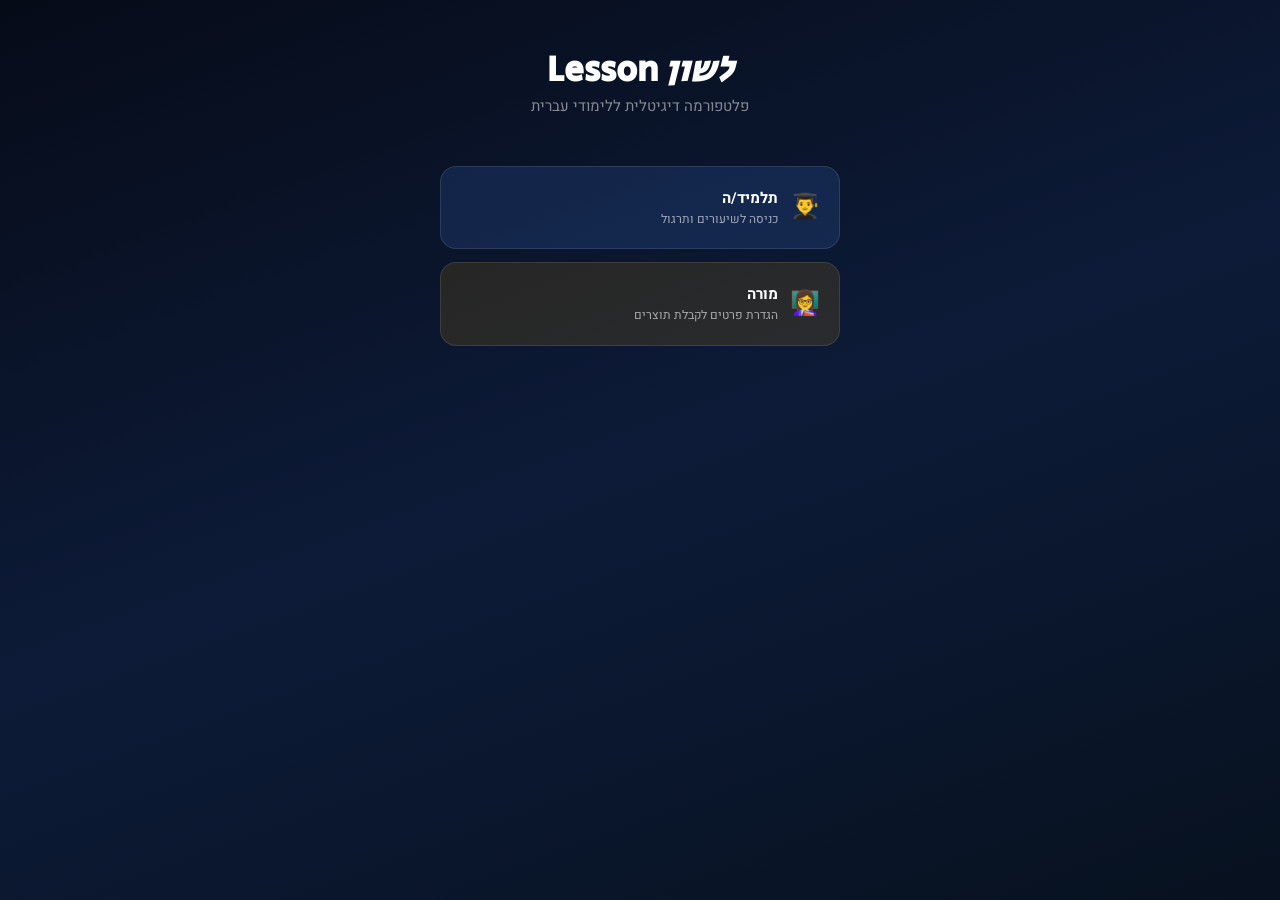
<file: index.html>
<!DOCTYPE html>
<html lang="he" dir="rtl">
<head>
  <meta charset="UTF-8">
  <meta name="viewport" content="width=device-width, initial-scale=1.0, maximum-scale=1.0, user-scalable=no">
  <title>לשון Lesson — פלטפורמה דיגיטלית ללימודי עברית</title>
  <link href="https://fonts.googleapis.com/css2?family=Secular+One&family=Heebo:wght@300;400;500;600;700;800;900&display=swap" rel="stylesheet">
  <link rel="stylesheet" href="style.css">
  <style>
    /* תיקון למסך הלוגין - מאפשר גלילה בטלפונים */
    #login-screen {
      position: relative; 
      min-height: 100vh;
      display: flex; 
      flex-direction: column; 
      align-items: center; 
      justify-content: flex-start; /* מתחיל מלמעלה כדי שיהיה מקום לגלול */
      padding: 2rem 1rem; 
      background: linear-gradient(160deg, #060b18 0%, #0d1b38 50%, #07111f 100%);
      overflow-y: auto; /* מאפשר גלילה אנכית */
    }

    .ls-header { margin-bottom: 2rem; margin-top: 1rem; text-align: center; }
    
    .ls-cards { width: 100%; max-width: 400px; display: flex; flex-direction: column; gap: 0.8rem; }

    /* עיצוב כפתורי הבחירה */
    .lc { 
      border-radius: 16px; 
      padding: 1.2rem; 
      cursor: pointer; 
      border: 1px solid rgba(255,255,255,0.1); 
      background: rgba(255,255,255,0.05);
      display: flex; 
      align-items: center; 
      gap: 12px; 
      color: white;
      width: 100%;
    }

    /* תיקון פאנל המורה - שיהיה קומפקטי יותר */
    .teacher-settings { 
      width: 100%; 
      background: rgba(255, 255, 255, 0.08); 
      border: 1px solid rgba(255, 255, 255, 0.15); 
      border-radius: 20px; 
      padding: 1.5rem; 
      display: none; 
      margin-top: 0.5rem;
      box-shadow: 0 10px 30px rgba(0,0,0,0.3);
    }
    .teacher-settings.open { display: block; }

    .settings-input { 
      width: 100%; 
      padding: 0.7rem; 
      margin-top: 0.3rem;
      border-radius: 10px; 
      background: white; 
      border: none; 
      color: #333; 
      font-size: 1rem; 
    }

    .settings-label { font-size: 0.8rem; color: #aaa; font-weight: bold; display: block; margin-top: 0.8rem; }

    .settings-row { display: flex; gap: 10px; margin-top: 1.5rem; }
    
    .settings-btn { 
      flex: 1; 
      padding: 0.8rem; 
      border: none; 
      border-radius: 12px; 
      font-weight: bold; 
      cursor: pointer; 
      font-size: 1rem;
    }
    .settings-btn-save { background: #2ecc71; color: white; }
    .settings-btn-cancel { background: rgba(255,255,255,0.1); color: white; }

    /* רשת השיעורים */
    .lessons-grid { 
      display: grid; 
      grid-template-columns: repeat(auto-fit, minmax(140px, 1fr)); 
      gap: 12px; 
      margin-top: 1.5rem; 
    }
    .lesson-card { 
      background: white; 
      padding: 1.2rem; 
      border-radius: 15px; 
      text-align: center; 
      box-shadow: 0 4px 10px rgba(0,0,0,0.1);
      cursor: pointer;
    }
  </style>
</head>
<body>

<section id="login-screen">
  <div class="ls-header">
    <h1 style="font-family:'Secular One'; color:white; font-size:2.2rem; margin:0;"><em>לשון</em> Lesson</h1>
    <p style="color:rgba(255,255,255,0.5);">פלטפורמה דיגיטלית ללימודי עברית</p>
  </div>
  
  <div class="ls-cards">
    <div class="lc" onclick="goToLessons()" style="background: rgba(77, 138, 255, 0.15);">
      <span style="font-size:1.5rem;">👨‍🎓</span>
      <div style="text-align:right;">
        <div style="font-weight:bold;">תלמיד/ה</div>
        <div style="font-size:0.75rem; opacity:0.6;">כניסה לשיעורים ותרגול</div>
      </div>
    </div>
    
    <div class="lc" onclick="toggleTeacherSettings()" style="background: rgba(202, 138, 4, 0.15);">
      <span style="font-size:1.5rem;">👩‍🏫</span>
      <div style="text-align:right;">
        <div style="font-weight:bold;">מורה</div>
        <div style="font-size:0.75rem; opacity:0.6;">הגדרת פרטים לקבלת תוצרים</div>
      </div>
    </div>
    
    <div class="teacher-settings" id="teacher-panel">
      <label class="settings-label">שם המורה</label>
      <input type="text" id="teacher-name" class="settings-input" placeholder="למשל: ליאור">
      
      <label class="settings-label">דוא״ל</label>
      <input type="email" id="teacher-email" class="settings-input" placeholder="example@gmail.com">
      
      <label class="settings-label">וואטסאפ</label>
      <input type="text" id="teacher-whatsapp" class="settings-input" placeholder="050-0000000">
      
      <div class="settings-row">
        <button class="settings-btn settings-btn-save" onclick="saveTeacherSettings()">שמור וכנס</button>
        <button class="settings-btn settings-btn-cancel" onclick="toggleTeacherSettings()">ביטול</button>
      </div>
    </div>
  </div>
</section>

<section id="lessons-view" style="display: none; padding: 1.5rem;">
  <button onclick="backToLogin()" style="background:#eee; border:none; padding:8px 15px; border-radius:10px; margin-bottom:1rem;">← חזרה</button>
  <h2 style="font-family:'Secular One';">🎓 רשימת שיעורים</h2>
  <div class="lessons-grid">
    <div class="lesson-card" onclick="openLesson('lesson1_refactored.html')">📖<br><b>שיעור 1</b><br><small>השורש</small></div>
    <div class="lesson-card" onclick="openLesson('lesson2_refactored.html')">✏️<br><b>שיעור 2</b><br><small>בניין קל</small></div>
    <div class="lesson-card" onclick="openLesson('lesson3_binyanim_kvedim_v3.html')">🎯<br><b>שיעור 3</b><br><small>כבדים</small></div>
  </div>
</section>

<script src="shared-logic.js"></script>
<script>
  function toggleTeacherSettings() {
    const panel = document.getElementById('teacher-panel');
    panel.classList.toggle('open');
    if(panel.classList.contains('open')) {
       panel.scrollIntoView({ behavior: 'smooth' }); // גולל אוטומטית לכפתור השמירה
    }
  }

 function saveTeacherSettings() {
    // ... הקוד הקיים ...
    localStorage.setItem('isTeacher', 'true'); // נשמור שהמשתמש הוא מורה
    enterPlatform();
  }

  function enterPlatform() {
    if(localStorage.getItem('isTeacher') === 'true') {
        document.body.classList.add('teacher-mode');
    }
    document.getElementById('login-screen').style.display = 'none';
    document.getElementById('lessons-view').style.display = 'block';
  }
  }

  function goToLessons() { enterPlatform(); }

  function enterPlatform() {
    document.getElementById('login-screen').style.display = 'none';
    document.getElementById('lessons-view').style.display = 'block';
    window.scrollTo(0, 0);
  }

  function backToLogin() {
    document.getElementById('lessons-view').style.display = 'none';
    document.getElementById('login-screen').style.display = 'flex';
  }

  function openLesson(file) { window.location.href = file; }
</script>
</body>
</html>
</file>
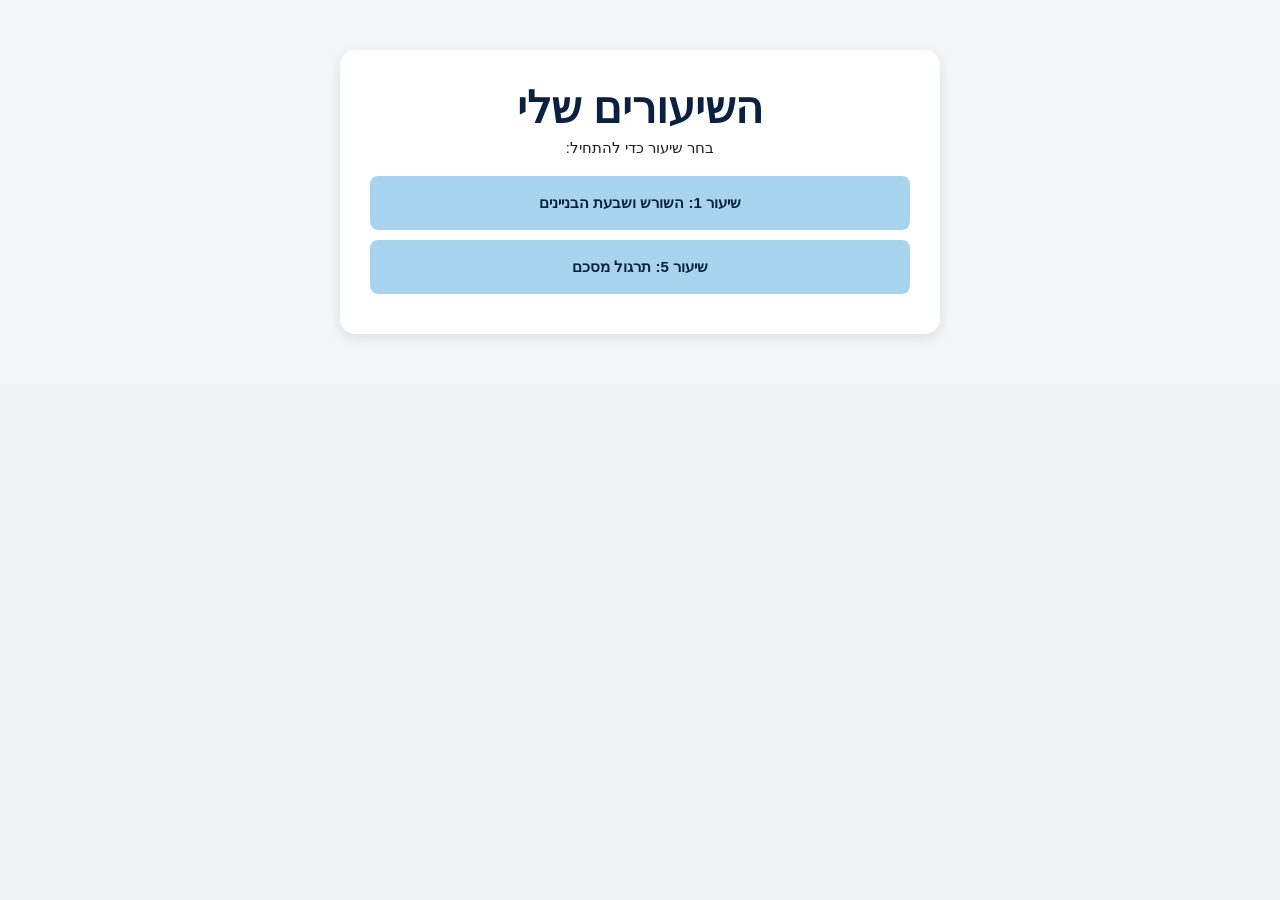
<file: lessons-hub.html>
<!DOCTYPE html>
<html lang="he" dir="rtl">
<head>
    <meta charset="UTF-8">
    <title>מרכז שיעורי לשון</title>
    <link rel="stylesheet" href="style.css">
    <style>
        body { font-family: 'Heebo', sans-serif; text-align: center; padding: 50px; background: #f4f7f9; }
        .container { max-width: 600px; margin: auto; background: white; padding: 30px; border-radius: 15px; box-shadow: 0 4px 15px rgba(0,0,0,0.1); }
        h1 { color: #0c2040; }
        .lesson-link { display: block; padding: 15px; margin: 10px 0; background: #a8d4f0; color: #0c2040; text-decoration: none; border-radius: 8px; font-weight: bold; transition: 0.3s; }
        .lesson-link:hover { background: #0c2040; color: white; }
    </style>
</head>
<body>
    <div class="container">
        <h1>השיעורים שלי</h1>
        <p>בחר שיעור כדי להתחיל:</p>
        <a href="lesson1_refactored.html" class="lesson-link">שיעור 1: השורש ושבעת הבניינים</a>
        <a href="lesson5_refactored.html" class="lesson-link">שיעור 5: תרגול מסכם</a>
        </div>
</body>
</html>
</file>
<file: style.css>
/* ══════════════════════════════════════════════════
   LASHON LEARNING PLATFORM — UNIFIED STYLESHEET
   Language: Hebrew (RTL)
   Color Scheme: Deep Blue, Gold, Teal, Clean White
═══════════════════════════════════════════════════ */

/* ═══════════════════════════════════════════════════
   ROOT TOKENS & THEME COLORS
═══════════════════════════════════════════════════ */
:root {
  /* Neutral Palette */
  --bg:          #f0f2f5;
  --surface:     #ffffff;
  --surface2:    #f8f9fb;
  --surface3:    #eef0f5;
  --border:      #dadde1;
  --border-lt:   #e4e6ea;
  
  /* Text Colors */
  --text:        #1c1e21;
  --text-mid:    #3e4042;
  --text-muted:  #606770;
  --muted:       #90949c;
  
  /* Primary Brand Colors */
  --primary:     #1877f2;
  --primary-lt:  #e7f3ff;
  --primary-dk:  #166fe5;
  --navy:        #1a3a6b;
  --navy-lt:     #2563b8;
  
  /* Secondary Colors */
  --teal:        #0d7a6a;
  --teal-lt:     #e6f7f5;
  --gold:        #f7b928;
  --gold-lt:     #fff8e1;
  --sun:         #e8a020;
  --green:       #42b72a;
  --green-lt:    #e6f4ea;
  --red:         #fa3e3e;
  --red-lt:      #fdecea;
  --purple:      #6b3aed;
  --purple-lt:   #f0ebff;
  
  /* Spacing & Border Radius */
  --radius:      1rem;
  --radius-sm:   0.625rem;
  --radius-lg:   1.25rem;
  --radius-xl:   1.75rem;
  --radius-pill: 999px;
  
  /* Shadows */
  --shadow-sm:   0 1px 2px rgba(0,0,0,.06);
  --shadow:      0 2px 12px rgba(0,0,0,.09);
  --shadow-lg:   0 4px 20px rgba(0,0,0,.12);
  --shadow-xl:   0 12px 36px rgba(0,0,0,.15);
  
  /* z-index */
  --z-sticky:    40;
  --z-modal:     9999;
}

/* ═══════════════════════════════════════════════════
   DARK MODE
═══════════════════════════════════════════════════ */
@media (prefers-color-scheme: dark) {
  :root {
    --bg:          #0b0f17;
    --surface:     #131924;
    --surface2:    #192030;
    --surface3:    #1f2840;
    --border:      #252f47;
    --border-lt:   #313d5c;
    --text:        #d8dfe8;
    --text-mid:    #a0adc5;
    --text-muted:  #7a8aaa;
    --muted:       #50607e;
    --primary:     #4d8aff;
    --primary-lt:  #162040;
    --primary-dk:  #6aa0ff;
  }
}

/* ═══════════════════════════════════════════════════
   RESET & BASE STYLES
═══════════════════════════════════════════════════ */
*,*::before,*::after {
  box-sizing: border-box;
  margin: 0;
  padding: 0;
}

html {
  font-family: 'Heebo', -apple-system, BlinkMacSystemFont, sans-serif;
  background: var(--bg);
  color: var(--text);
  scroll-behavior: smooth;
  -webkit-text-size-adjust: 100%;
  direction: rtl;
  text-align: right;
}

body {
  line-height: 1.6;
  font-size: 15px;
}

button, input, a, textarea, select {
  font-family: 'Heebo', sans-serif;
}

a {
  text-decoration: none;
  color: var(--primary);
}

/* ═══════════════════════════════════════════════════
   TYPOGRAPHY
═══════════════════════════════════════════════════ */
h1, h2, h3, h4, h5, h6 {
  font-family: 'Secular One', sans-serif;
  color: var(--text);
  line-height: 1.3;
}

h1 { font-size: clamp(1.6rem, 4vw, 2.7rem); }
h2 { font-size: 1.5rem; }
h3 { font-size: 1.2rem; }

p { margin-bottom: 1rem; }

/* ═══════════════════════════════════════════════════
   NAVIGATION & TABS
═══════════════════════════════════════════════════ */
nav {
  position: sticky;
  top: 0;
  z-index: var(--z-sticky);
  background: var(--primary);
  box-shadow: 0 2px 8px rgba(24, 119, 242, 0.35);
}

.nav-inner {
  max-width: 860px;
  margin: 0 auto;
  padding: 0 16px;
  display: flex;
  align-items: center;
  gap: 4px;
  overflow-x: auto;
  -webkit-overflow-scrolling: touch;
  scrollbar-width: none;
  height: 50px;
}

.nav-inner::-webkit-scrollbar {
  display: none;
}

.tab-btn {
  flex-shrink: 0;
  padding: 7px 16px;
  border-radius: var(--radius-sm);
  border: none;
  background: transparent;
  color: rgba(255, 255, 255, 0.7);
  font-family: 'Heebo', sans-serif;
  font-size: 0.83rem;
  font-weight: 600;
  cursor: pointer;
  transition: all 0.15s;
  white-space: nowrap;
  touch-action: manipulation;
  min-height: 44px;
}

.tab-btn:hover {
  background: rgba(255, 255, 255, 0.15);
  color: #fff;
}

.tab-btn.active {
  background: rgba(255, 255, 255, 0.2);
  color: #fff;
  font-weight: 800;
}

.tab-pane {
  display: none;
}

.tab-pane.active {
  display: block;
}

/* ═══════════════════════════════════════════════════
   HEADER & HERO
═══════════════════════════════════════════════════ */
header {
  background: linear-gradient(160deg, #0c2040 0%, #1a3a6b 45%, #1a5080 100%);
  position: relative;
  overflow: hidden;
  color: #fff;
}

.hero {
  padding: 2.5rem 1.25rem;
}

.lesson-hero {
  background: var(--primary);
  padding: 22px 20px 0;
}

.lesson-hero-inner {
  max-width: 860px;
  margin: 0 auto;
  padding-bottom: 18px;
}

/* ═══════════════════════════════════════════════════
   MAIN LAYOUT
═══════════════════════════════════════════════════ */
main {
  max-width: 860px;
  margin: 0 auto;
  padding: 20px 16px;
}

/* ═══════════════════════════════════════════════════
   CARDS & CONTAINERS
═══════════════════════════════════════════════════ */
.card, .q-card {
  background: var(--surface);
  border-radius: var(--radius);
  padding: 20px;
  margin-bottom: 14px;
  box-shadow: var(--shadow);
  border: 1px solid var(--border);
  transition: all 0.2s ease;
}

.card:hover {
  box-shadow: var(--shadow-lg);
}

/* ═══════════════════════════════════════════════════
   BUTTONS
═══════════════════════════════════════════════════ */
button {
  min-height: 44px;
  touch-action: manipulation;
  transition: all 0.15s;
}

.btn-primary, .btn-submit {
  background: var(--primary);
  color: #fff;
  border: none;
  border-radius: var(--radius-sm);
  padding: 10px 28px;
  font-family: 'Heebo', sans-serif;
  font-size: 0.92rem;
  font-weight: 800;
  cursor: pointer;
  touch-action: manipulation;
  min-height: 40px;
  box-shadow: 0 2px 10px rgba(24, 119, 242, 0.3);
}

.btn-primary:hover, .btn-submit:hover {
  background: var(--primary-dk);
  box-shadow: 0 3px 15px rgba(24, 119, 242, 0.4);
  transform: translateY(-1px);
}

.btn-primary:active, .btn-submit:active {
  transform: translateY(0);
}

.btn-ghost {
  background: transparent;
  border: 1.5px solid var(--border);
  color: var(--text-mid);
  border-radius: var(--radius-sm);
  padding: 10px 20px;
  cursor: pointer;
  transition: all 0.15s;
}

.btn-ghost:hover {
  border-color: var(--primary);
  background: var(--primary-lt);
  color: var(--primary);
}

.btn-danger {
  background: var(--red);
  color: #fff;
  border: none;
}

.btn-danger:hover {
  background: #e63030;
}

/* ═══════════════════════════════════════════════════
   FORM ELEMENTS
═══════════════════════════════════════════════════ */
input[type="text"],
input[type="email"],
input[type="password"],
textarea,
select {
  font-family: 'Heebo', sans-serif;
  direction: rtl;
  text-align: right;
  width: 100%;
  background: var(--surface);
  border: 1.5px solid var(--border);
  border-radius: var(--radius-sm);
  padding: 10px 14px;
  font-size: 0.9rem;
  color: var(--text);
  transition: border-color 0.15s, box-shadow 0.15s;
  -webkit-appearance: none;
  min-height: 44px;
}

input:focus,
textarea:focus,
select:focus {
  outline: none;
  border-color: var(--primary);
  box-shadow: 0 0 0 3px rgba(24, 119, 242, 0.12);
  background: #fff;
}

textarea {
  resize: vertical;
  line-height: 1.6;
  min-height: 80px;
}

select {
  cursor: pointer;
}

/* ═══════════════════════════════════════════════════
   THEORY BLOCKS
═══════════════════════════════════════════════════ */
.theory-block, .theory-block-gs {
  border-right: 5px solid var(--navy-lt);
  padding: 1rem 1.25rem;
  background: #e7f3ff;
  border-radius: 0 10px 10px 0;
  margin-bottom: 1rem;
}

.theory-block .block-title,
.theory-block-gs .block-title {
  font-weight: 800;
  color: var(--navy);
  font-size: 0.9rem;
  margin-bottom: 7px;
  display: flex;
  align-items: center;
  gap: 6px;
}

.theory-block.tip, .theory-block-gs.tip {
  border-right-color: var(--sun);
  background: #fef9e7;
}

.theory-block.tip .block-title, .theory-block-gs.tip .block-title {
  color: #7a5200;
}

.theory-block.danger, .theory-block-gs.danger {
  border-right-color: var(--red);
  background: #fdecea;
}

.theory-block.danger .block-title, .theory-block-gs.danger .block-title {
  color: var(--red);
}

.theory-block.teal, .theory-block-gs.teal {
  border-right-color: var(--teal);
  background: #e6f7f5;
}

.theory-block.teal .block-title, .theory-block-gs.teal .block-title {
  color: var(--teal);
}

.theory-block.purple, .theory-block-gs.purple {
  border-right-color: var(--purple);
  background: #f0ebff;
}

.theory-block.purple .block-title, .theory-block-gs.purple .block-title {
  color: var(--purple);
}

/* ═══════════════════════════════════════════════════
   ARTICLE & CONTENT
═══════════════════════════════════════════════════ */
.article-body, .article-body-gs {
  font-size: 0.97rem;
  line-height: 2.0;
  color: var(--text-mid);
}

.article-body p, .article-body-gs p {
  margin-bottom: 1.15em;
}

/* ═══════════════════════════════════════════════════
   TABLES
═══════════════════════════════════════════════════ */
.ctable, .wt-table {
  width: 100%;
  border-collapse: collapse;
  border-radius: 10px;
  overflow: hidden;
}

.ctable th, .wt-table th {
  background: var(--navy);
  color: #fff;
  padding: 10px 14px;
  font-size: 0.85rem;
  font-weight: 700;
  text-align: right;
}

.ctable td, .wt-table td {
  padding: 9px 14px;
  border-bottom: 1px solid var(--border);
  font-size: 0.88rem;
  line-height: 1.6;
}

.ctable tr:nth-child(even) td,
.wt-table tr:nth-child(even) td {
  background: #f4f7fd;
}

.ctable tr:hover td,
.wt-table tr:hover td {
  background: #e3ecf8;
}

/* ═══════════════════════════════════════════════════
   QUESTION & ANSWER STYLING
═══════════════════════════════════════════════════ */
.q-num {
  width: 34px;
  height: 34px;
  border-radius: 50%;
  display: flex;
  align-items: center;
  justify-content: center;
  font-weight: 900;
  font-size: 0.85rem;
  flex-shrink: 0;
  color: #fff;
  background: var(--primary);
}

.mc-opts {
  display: flex;
  flex-direction: column;
  gap: 9px;
  margin-top: 12px;
}

.mc-opt {
  border: 1.5px solid var(--border);
  border-radius: var(--radius-sm);
  padding: 12px 16px;
  cursor: pointer;
  background: var(--surface);
  font-size: 0.9rem;
  text-align: right;
  font-family: 'Heebo', sans-serif;
  width: 100%;
  transition: all 0.15s;
  color: var(--text-mid);
  touch-action: manipulation;
  min-height: 44px;
}

.mc-opt:hover {
  border-color: var(--primary);
  background: var(--primary-lt);
  color: var(--primary);
}

.mc-opt.chosen {
  border-color: var(--primary);
  background: var(--primary-lt);
  color: var(--primary);
  font-weight: 700;
}

.answer-item {
  padding: 11px 14px;
  border-radius: var(--radius-sm);
  background: var(--surface2);
  font-size: 0.87rem;
  margin-bottom: 9px;
  color: var(--text-mid);
  border: 1px solid var(--border);
  border-right: 3px solid var(--primary);
  line-height: 1.7;
}

/* ═══════════════════════════════════════════════════
   SECTION TITLES & HEADINGS
═══════════════════════════════════════════════════ */
.teal-h, .sec-h, .section-title {
  font-family: 'Secular One', sans-serif;
  color: var(--navy);
  font-size: 1.25rem;
  border-bottom: 2px solid var(--border);
  padding-bottom: 8px;
  margin-bottom: 18px;
}

/* ═══════════════════════════════════════════════════
   AI / INFO BOXES
═══════════════════════════════════════════════════ */
.ai {
  border-right: 4px solid var(--navy-lt);
  padding: 0.65rem 1rem;
  margin-bottom: 0.75rem;
  background: #e7f3ff;
  border-radius: 0 8px 8px 0;
  font-size: 0.9rem;
  line-height: 1.7;
}

.ai.teal {
  border-color: var(--teal);
  background: #e6f7f5;
}

.ai.danger {
  border-color: var(--red);
  background: #fdecea;
}

.ai.sun {
  border-color: var(--sun);
  background: #fef9e7;
}

.ai.purple {
  border-color: var(--purple);
  background: #f0ebff;
}

.ai.green {
  border-color: var(--green);
  background: #e6f4ea;
}

.info-box {
  background: var(--primary-lt);
  border-right: 3px solid var(--primary);
  padding: 10px 14px;
  border-radius: 0 var(--radius-sm) var(--radius-sm) 0;
  font-size: 0.88rem;
  color: var(--primary);
  margin-top: 10px;
}

.info-box-gold {
  background: var(--gold-lt);
  border-right: 3px solid var(--gold);
  padding: 8px 12px;
  border-radius: 0 6px 6px 0;
  margin-top: 8px;
  font-size: 0.84rem;
  color: #92400e;
}

/* ═══════════════════════════════════════════════════
   BADGES
═══════════════════════════════════════════════════ */
.badge {
  display: inline-flex;
  align-items: center;
  gap: 4px;
  padding: 3px 11px;
  border-radius: var(--radius-pill);
  font-size: 0.75rem;
  font-weight: 700;
  letter-spacing: 0.03em;
  border: 1px solid transparent;
}

/* ═══════════════════════════════════════════════════
   BINYAN COLOR TAGS
═══════════════════════════════════════════════════ */
.b-kal { color: #1a3a6b; font-weight: 700; }
.b-nif { color: #0d7a6a; font-weight: 700; }
.b-piel { color: #6b3aed; font-weight: 700; }
.b-pual { color: #b45309; font-weight: 700; }
.b-hif { color: #c0392b; font-weight: 700; }
.b-huf { color: #8b5e3c; font-weight: 700; }
.b-hit { color: #0a5280; font-weight: 700; }

.hl-kal { background: #c8dff8; padding: 1px 5px; border-radius: 3px; color: #0d2a6b; font-weight: 700; }
.hl-nif { background: #c8e8d8; padding: 1px 5px; border-radius: 3px; color: #0a4030; font-weight: 700; }
.hl-hif { background: #e8d5fc; padding: 1px 5px; border-radius: 3px; color: #3a1070; font-weight: 700; }
.hl-pual { background: #fdefd4; padding: 1px 5px; border-radius: 3px; color: #7a4000; font-weight: 700; }

/* ═══════════════════════════════════════════════════
   MODALS & OVERLAYS
═══════════════════════════════════════════════════ */
#modal, #success-modal {
  display: none;
  position: fixed;
  inset: 0;
  background: rgba(0, 0, 0, 0.5);
  z-index: var(--z-modal);
  align-items: center;
  justify-content: center;
  padding: 16px;
  backdrop-filter: blur(2px);
}

#modal.show, #success-modal.open {
  display: flex;
}

.modal-content {
  background: var(--surface);
  border-radius: var(--radius-lg);
  padding: 24px;
  max-width: 500px;
  width: 100%;
  box-shadow: var(--shadow-xl);
}

/* ═══════════════════════════════════════════════════
   UTILITIES
═══════════════════════════════════════════════════ */
.no-print {
  /* Will be hidden when printing */
}

.mobile-scroll {
  overflow-x: auto;
  -webkit-overflow-scrolling: touch;
}

.mobile-scroll table {
  min-width: 460px;
}

.grid {
  display: grid;
}

.grid-cols-1 {
  grid-template-columns: 1fr;
}

.grid-cols-2 {
  grid-template-columns: repeat(2, 1fr);
}

.grid-cols-3 {
  grid-template-columns: repeat(3, 1fr);
}

.grid-cols-4 {
  grid-template-columns: repeat(4, 1fr);
}

.gap-2 { gap: 0.5rem; }
.gap-3 { gap: 0.75rem; }
.gap-4 { gap: 1rem; }

.mb-2 { margin-bottom: 0.5rem; }
.mb-3 { margin-bottom: 0.75rem; }
.mb-4 { margin-bottom: 1rem; }
.mb-6 { margin-bottom: 1.5rem; }
.mb-8 { margin-bottom: 2rem; }

.mt-2 { margin-top: 0.5rem; }
.mt-4 { margin-top: 1rem; }
.mt-6 { margin-top: 1.5rem; }
.mt-8 { margin-top: 2rem; }

.text-center { text-align: center; }
.flex { display: flex; }
.flex-col { flex-direction: column; }
.items-center { align-items: center; }
.justify-center { justify-content: center; }
.justify-between { justify-content: space-between; }

/* ═══════════════════════════════════════════════════
   RESPONSIVE DESIGN
═══════════════════════════════════════════════════ */
@media (max-width: 768px) {
  main {
    padding: 16px 12px;
  }
  
  .card, .q-card {
    padding: 16px;
    margin-bottom: 12px;
  }
  
  .grid-cols-2,
  .grid-cols-3,
  .grid-cols-4 {
    grid-template-columns: 1fr;
  }
  
  input[type="text"],
  textarea,
  select {
    font-size: 16px !important;
  }
  
  .tab-btn {
    font-size: 0.75rem;
    padding: 6px 12px;
  }
}

@media (max-width: 480px) {
  h1 { font-size: 1.4rem; }
  h2 { font-size: 1.1rem; }
  h3 { font-size: 0.95rem; }
  
  .card, .q-card {
    padding: 14px;
  }
  
  .btn-primary, .btn-submit {
    width: 100%;
  }
  
  input[type="text"],
  textarea,
  select {
    font-size: 16px !important;
  }
}

/* ═══════════════════════════════════════════════════
   PRINT STYLES
═══════════════════════════════════════════════════ */
@media print {
  nav, .no-print {
    display: none !important;
  }
  
  .tab-pane {
    display: block !important;
    page-break-after: always;
  }
  
  body {
    background: #fff;
  }
  
  .card {
    page-break-inside: avoid;
    box-shadow: none;
    border: 1px solid #ccc;
  }
}

/* ═══════════════════════════════════════════════════
   ANIMATIONS
═══════════════════════════════════════════════════ */
@keyframes fadeIn {
  from { opacity: 0; }
  to { opacity: 1; }
}

@keyframes slideUp {
  from { opacity: 0; transform: translateY(10px); }
  to { opacity: 1; transform: translateY(0); }
}

@keyframes spin {
  from { transform: rotate(0deg); }
  to { transform: rotate(360deg); }
}

.fade-in {
  animation: fadeIn 0.3s ease-out;
}

.slide-up {
  animation: slideUp 0.4s ease-out;
}
/* הסתרת פתרונות כברירת מחדל */
.answer-content, .ctable td:nth-child(2), .ctable td:nth-child(3) {
    display: none;
}

/* הצגת פתרונות רק כאשר המצב 'מורה' פעיל */
body.teacher-mode .answer-content, 
body.teacher-mode .ctable td:nth-child(2), 
body.teacher-mode .ctable td:nth-child(3) {
    display: table-cell !important;
}

body.teacher-mode .answer-item {
    display: block !important;
}
</file>
